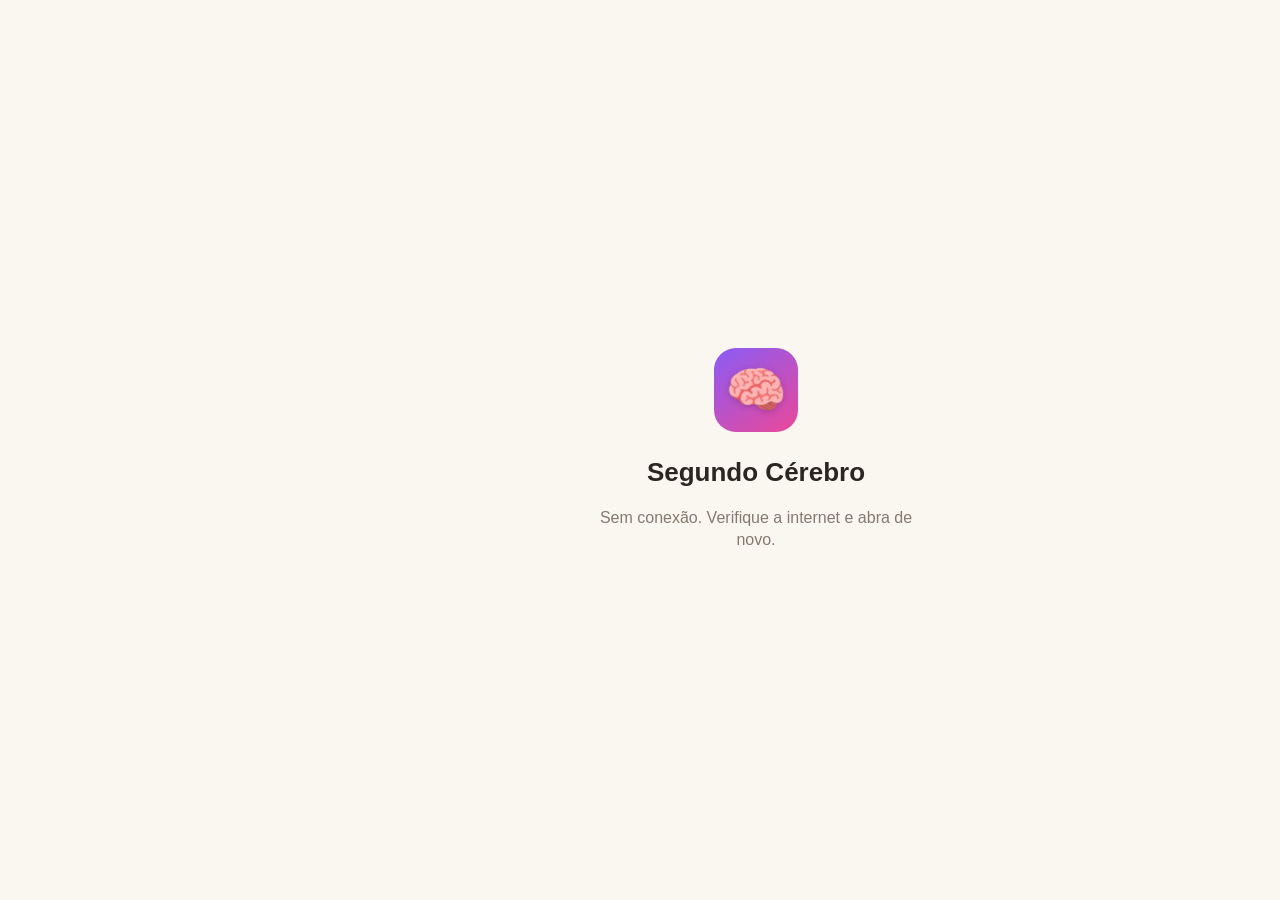
<file: app/index.html>
<!DOCTYPE html>
<html lang="pt-BR">
<head>
<meta charset="utf-8">
<meta name="viewport" content="width=device-width, initial-scale=1, viewport-fit=cover">
<title>Segundo Cérebro</title>
<meta name="description" content="Agenda, Afiloop, financeiro e diário — o Segundo Cérebro da Juliana no celular.">
<meta name="theme-color" content="#faf6f0" media="(prefers-color-scheme: light)">
<meta name="theme-color" content="#171412" media="(prefers-color-scheme: dark)">
<meta name="apple-mobile-web-app-capable" content="yes">
<meta name="mobile-web-app-capable" content="yes">
<meta name="apple-mobile-web-app-status-bar-style" content="default">
<meta name="apple-mobile-web-app-title" content="Segundo Cérebro">
<meta name="robots" content="noindex, nofollow">
<link rel="manifest" href="manifest.webmanifest">
<link rel="apple-touch-icon" href="icons/apple-touch-icon.png">
<link rel="icon" href="icons/icon-192.png">
<link rel="preconnect" href="https://fonts.googleapis.com"><link rel="preconnect" href="https://fonts.gstatic.com" crossorigin>
<link rel="stylesheet" href="https://fonts.googleapis.com/css2?family=Fraunces:opsz,wght@9..144,500;9..144,600&display=swap">
<link rel="stylesheet" href="app.css">
</head>
<body>
<div id="app"><div class="carregando">Carregando…</div></div>
<nav class="abas esconder" aria-label="Abas"></nav>
<button class="fab esconder" aria-label="Registrar algo"></button>
<script src="webauthn.js"></script>
<script src="app.js"></script>
</body>
</html>
</file>
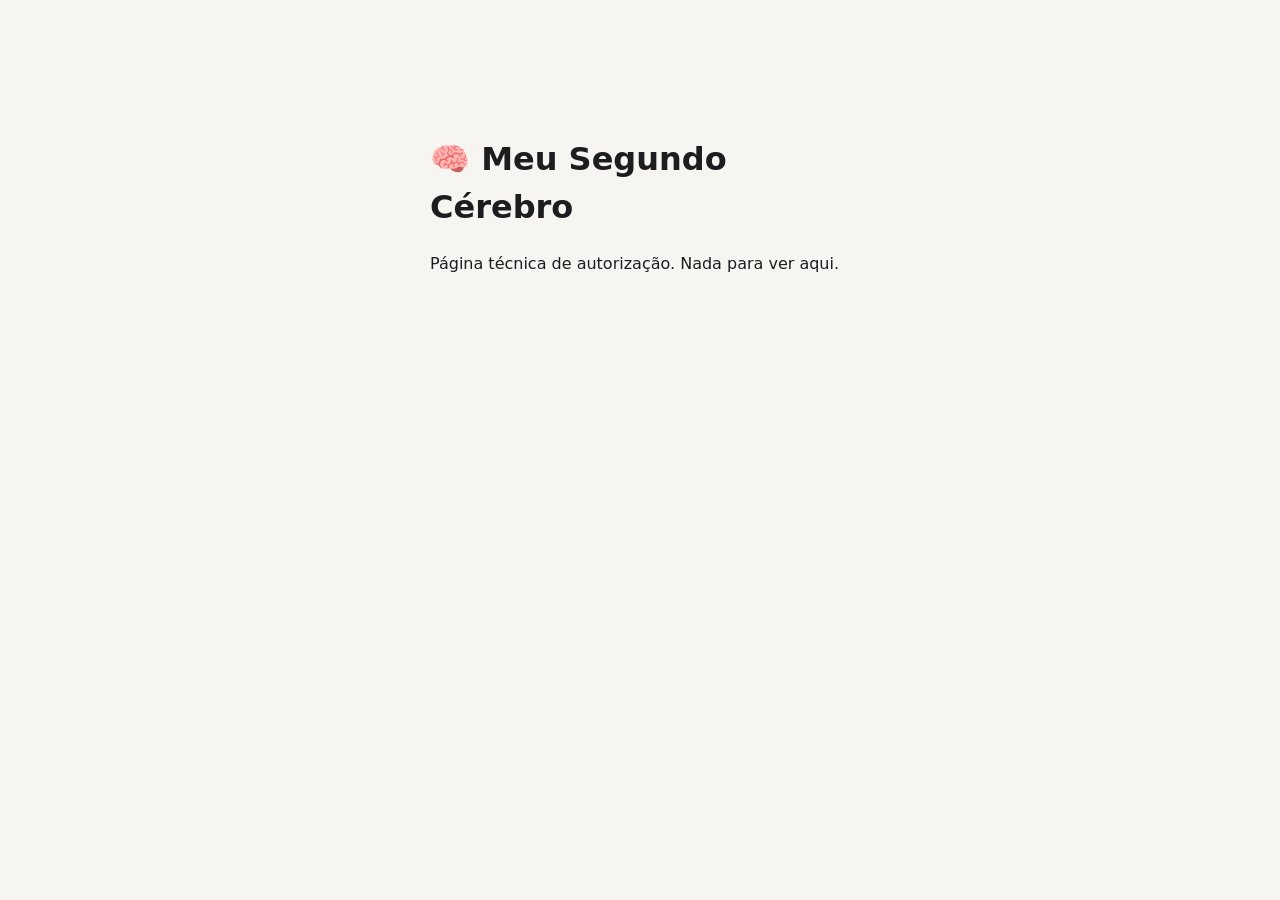
<file: docs/index.html>
<!doctype html><html lang="pt-BR"><head><meta charset="utf-8"><meta name="viewport" content="width=device-width, initial-scale=1"><title>Meu Segundo Cérebro</title>
<style>body{font:16px/1.5 system-ui,sans-serif;max-width:420px;margin:15vh auto;padding:0 16px;color:#1d1d1f;background:#f6f5f2}@media(prefers-color-scheme:dark){body{color:#f2f2f2;background:#161617}}</style></head>
<body><h1>🧠 Meu Segundo Cérebro</h1><p>Página técnica de autorização. Nada para ver aqui.</p></body></html>
</file>
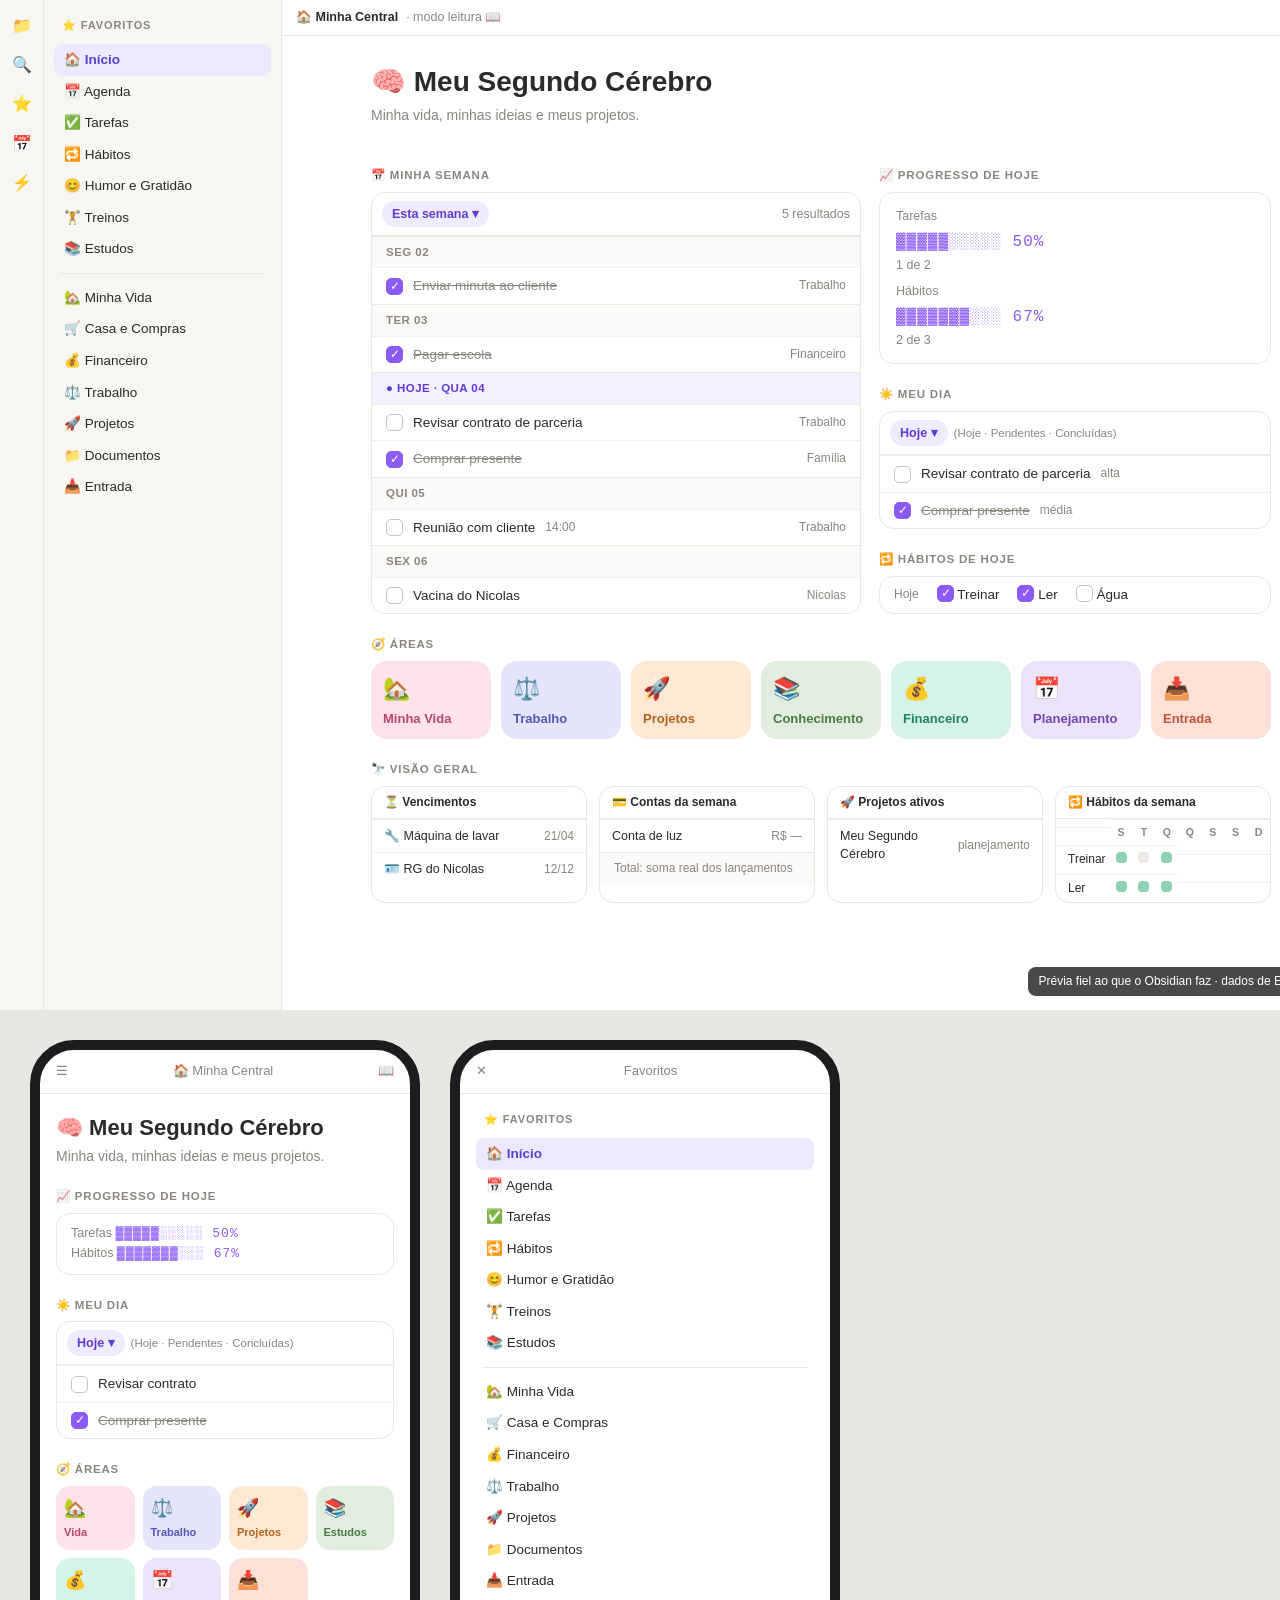
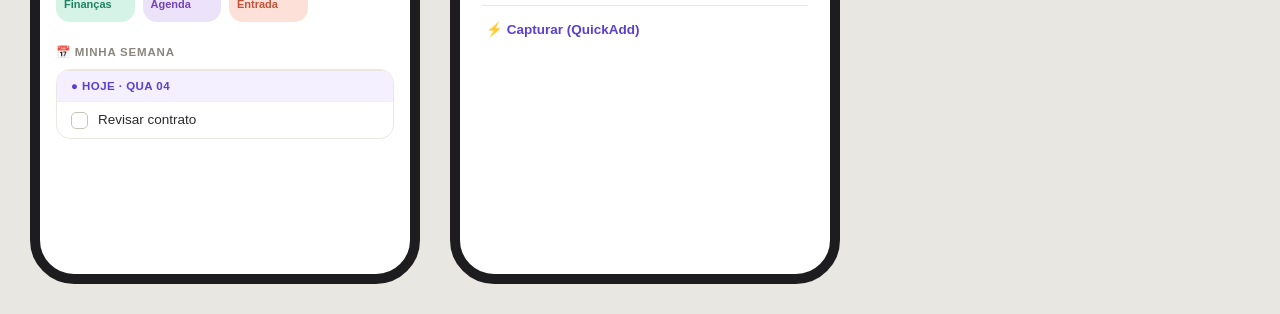
<file: interface/previa/previa.html>
<!doctype html>
<html lang="pt-BR">
<head>
<meta charset="utf-8">
<title>Prévia — Minha Central</title>
<style>
  :root{
    --bg:#ffffff; --side:#f7f6f3; --line:#ebe8e2; --txt:#2b2a28; --mut:#8a867e; --acc:#8a5cf5;
    --rosa:#fde2ea; --rosa-t:#b8476f; --lilas:#e4e4fb; --lilas-t:#5357b8; --pessego:#fee7d3; --pessego-t:#b0651c;
    --salvia:#e2eedd; --salvia-t:#4b7a49; --menta:#d5f3e7; --menta-t:#1f8263; --roxo:#ece3fa; --roxo-t:#7244b5;
    --coral:#fde0d8; --coral-t:#c15237;
  }
  *{box-sizing:border-box} body{margin:0;font:14px/1.45 -apple-system,"Segoe UI",Inter,sans-serif;color:var(--txt);background:#e9e7e2}
  .janela{display:flex;width:1360px;height:1010px;background:var(--bg);overflow:hidden}
  .ribbon{width:44px;background:var(--side);border-right:1px solid var(--line);display:flex;flex-direction:column;align-items:center;gap:16px;padding-top:14px;color:var(--mut);font-size:16px}
  .lateral{width:238px;background:var(--side);border-right:1px solid var(--line);padding:14px 10px}
  .lateral h4{margin:4px 8px 10px;font-size:11px;letter-spacing:.08em;text-transform:uppercase;color:var(--mut)}
  .lateral a{display:flex;gap:10px;align-items:center;padding:6px 10px;border-radius:8px;color:var(--txt);text-decoration:none;font-size:13.5px}
  .lateral a.ativo{background:#ece8ff;color:#5b3fd1;font-weight:600}
  .lateral .sep{height:1px;background:var(--line);margin:8px 6px}
  .main{flex:1;overflow:hidden;display:flex;flex-direction:column}
  .aba{height:36px;border-bottom:1px solid var(--line);display:flex;align-items:center;padding:0 14px;color:var(--mut);font-size:12.5px;gap:8px}
  .aba b{color:var(--txt);font-weight:600}
  .nota{max-width:960px;margin:0 auto;padding:26px 30px 40px;width:100%}
  h1{font-size:28px;margin:0;font-weight:800} .sub{color:var(--mut);margin:2px 0 20px}
  h2{font-size:11.5px;letter-spacing:.07em;text-transform:uppercase;color:var(--mut);margin:22px 0 8px;font-weight:700}
  .grid2{display:grid;grid-template-columns:1.25fr 1fr;gap:18px}
  .painel{border:1px solid var(--line);border-radius:14px;background:#fff;overflow:hidden}
  .barra{display:flex;align-items:center;gap:6px;padding:8px 10px;border-bottom:1px solid var(--line);font-size:12.5px;color:var(--mut)}
  .tab{padding:4px 10px;border-radius:999px} .tab.on{background:#efeafd;color:#5b3fd1;font-weight:600}
  .dia{padding:7px 14px;font-size:11.5px;font-weight:700;letter-spacing:.04em;color:var(--mut);background:#fbfaf8;border-top:1px solid var(--line)}
  .dia.hoje{color:#5b3fd1;background:#f4f0ff}
  .lin{display:flex;align-items:center;gap:10px;padding:8px 14px;border-top:1px solid #f2f0ec;font-size:13.5px}
  .lin:first-of-type{border-top:0}
  .ck{width:17px;height:17px;border:1.6px solid #c9c4ba;border-radius:5px;flex:none}
  .ck.ok{background:#8a5cf5;border-color:#8a5cf5;position:relative} .ck.ok:after{content:"✓";color:#fff;font-size:12px;position:absolute;left:3px;top:-1px}
  .feito{color:var(--mut);text-decoration:line-through}
  .tag{font-size:11.5px;padding:2px 8px;border-radius:999px;margin-left:auto;white-space:nowrap}
  .meta{font-size:12px;color:var(--mut);white-space:nowrap}
  .prog{padding:14px 16px}
  .prog .num{font-size:26px;font-weight:800;color:#5b3fd1} .prog .txt{color:var(--mut);font-size:12.5px}
  .trilho{font-family:ui-monospace,Menlo,monospace;letter-spacing:1px;color:#8a5cf5;font-size:16px;margin:6px 0 2px}
  .resumo{padding:7px 14px;border-top:1px solid var(--line);font-size:12px;color:var(--mut);background:#fbfaf8}
  .cards{display:grid;grid-template-columns:repeat(7,1fr);gap:10px}
  .card{border-radius:16px;padding:12px 12px 10px;min-height:78px;display:flex;flex-direction:column;justify-content:space-between}
  .card .ic{font-size:22px} .card .t{font-weight:700;font-size:13px}
  .grid4{display:grid;grid-template-columns:repeat(4,1fr);gap:12px}
  .mini .lin{padding:7px 12px;font-size:12.5px}
  .mini .barra{padding:7px 12px;color:var(--txt);font-weight:700;font-size:12px}
  .vazio{padding:10px 12px;color:var(--mut);font-size:12.5px}
  .hab{display:grid;grid-template-columns:1.4fr repeat(7,1fr);font-size:12px;align-items:center}
  .hab div{padding:5px 4px;text-align:center;border-top:1px solid #f2f0ec} .hab div:first-child,.hab .n{text-align:left;padding-left:12px}
  .hab .h{color:var(--mut);font-size:10.5px;font-weight:700}
  .bolinha{display:inline-block;width:11px;height:11px;border-radius:4px;background:#ece8e1} .bolinha.s{background:#8fd3b4}
  .legenda{position:absolute;right:18px;bottom:14px;background:#2b2a28;color:#fff;font-size:12px;padding:6px 10px;border-radius:8px;opacity:.85}
  /* iPhone */
  .fone{width:390px;height:844px;background:#fff;border-radius:44px;overflow:hidden;border:10px solid #1d1d1f;position:relative}
  .fone .nota{padding:18px 16px 30px}
  .fone h1{font-size:22px}
  .fone .cards{grid-template-columns:repeat(4,1fr);gap:8px} .fone .card{min-height:64px;padding:9px 8px;border-radius:14px} .fone .card .ic{font-size:18px} .fone .card .t{font-size:11px}
  .topo-fone{height:44px;display:flex;align-items:center;justify-content:space-between;padding:0 16px;color:var(--mut);font-size:13px;border-bottom:1px solid var(--line)}
</style>
</head>
<body>

<!-- ======================= COMPUTADOR ======================= -->
<div class="janela" id="desktop" style="position:relative">
  <div class="ribbon"><span>📁</span><span>🔍</span><span>⭐</span><span>📅</span><span>⚡</span></div>
  <nav class="lateral">
    <h4>⭐ Favoritos</h4>
    <a class="ativo">🏠 Início</a><a>📅 Agenda</a><a>✅ Tarefas</a><a>🔁 Hábitos</a><a>😊 Humor e Gratidão</a><a>🏋️ Treinos</a><a>📚 Estudos</a>
    <div class="sep"></div>
    <a>🏡 Minha Vida</a><a>🛒 Casa e Compras</a><a>💰 Financeiro</a><a>⚖️ Trabalho</a><a>🚀 Projetos</a><a>📁 Documentos</a><a>📥 Entrada</a>
  </nav>
  <div class="main">
    <div class="aba"><b>🏠 Minha Central</b> · modo leitura 📖</div>
    <div class="nota">
      <h1>🧠 Meu Segundo Cérebro</h1>
      <div class="sub">Minha vida, minhas ideias e meus projetos.</div>

      <div class="grid2">
        <div>
          <h2>📅 Minha semana</h2>
          <div class="painel">
            <div class="barra"><span class="tab on">Esta semana ▾</span><span style="margin-left:auto">5 resultados</span></div>
            <div class="dia">SEG 02</div>
            <div class="lin"><span class="ck ok"></span><span class="feito">Enviar minuta ao cliente</span><span class="meta" style="margin-left:auto">Trabalho</span></div>
            <div class="dia">TER 03</div>
            <div class="lin"><span class="ck ok"></span><span class="feito">Pagar escola</span><span class="meta" style="margin-left:auto">Financeiro</span></div>
            <div class="dia hoje">● HOJE · QUA 04</div>
            <div class="lin"><span class="ck"></span>Revisar contrato de parceria<span class="meta" style="margin-left:auto">Trabalho</span></div>
            <div class="lin"><span class="ck ok"></span><span class="feito">Comprar presente</span><span class="meta" style="margin-left:auto">Família</span></div>
            <div class="dia">QUI 05</div>
            <div class="lin"><span class="ck"></span>Reunião com cliente<span class="meta">14:00</span><span class="meta" style="margin-left:auto">Trabalho</span></div>
            <div class="dia">SEX 06</div>
            <div class="lin"><span class="ck"></span>Vacina do Nicolas<span class="meta" style="margin-left:auto">Nicolas</span></div>
          </div>
        </div>
        <div>
          <h2>📈 Progresso de hoje</h2>
          <div class="painel prog">
            <div class="txt">Tarefas</div><div class="trilho">▓▓▓▓▓░░░░░ 50%</div><div class="txt" style="margin-bottom:8px">1 de 2</div>
            <div class="txt">Hábitos</div><div class="trilho">▓▓▓▓▓▓▓░░░ 67%</div><div class="txt">2 de 3</div>
          </div>
          <h2>☀️ Meu dia</h2>
          <div class="painel">
            <div class="barra"><span class="tab on">Hoje ▾</span><span style="font-size:11.5px">(Hoje · Pendentes · Concluídas)</span></div>
            <div class="lin"><span class="ck"></span>Revisar contrato de parceria<span class="meta">alta</span></div>
            <div class="lin"><span class="ck ok"></span><span class="feito">Comprar presente</span><span class="meta">média</span></div>
          </div>
          <h2>🔁 Hábitos de hoje</h2>
          <div class="painel">
            <div class="lin" style="gap:18px"><span style="color:var(--mut);font-size:12px">Hoje</span>
              <span><span class="ck ok" style="display:inline-block;vertical-align:-3px"></span> Treinar</span>
              <span><span class="ck ok" style="display:inline-block;vertical-align:-3px"></span> Ler</span>
              <span><span class="ck" style="display:inline-block;vertical-align:-3px"></span> Água</span></div>
          </div>
        </div>
      </div>

      <h2>🧭 Áreas</h2>
      <div class="cards">
        <div class="card" style="background:var(--rosa)"><span class="ic">🏡</span><span class="t" style="color:var(--rosa-t)">Minha Vida</span></div>
        <div class="card" style="background:var(--lilas)"><span class="ic">⚖️</span><span class="t" style="color:var(--lilas-t)">Trabalho</span></div>
        <div class="card" style="background:var(--pessego)"><span class="ic">🚀</span><span class="t" style="color:var(--pessego-t)">Projetos</span></div>
        <div class="card" style="background:var(--salvia)"><span class="ic">📚</span><span class="t" style="color:var(--salvia-t)">Conhecimento</span></div>
        <div class="card" style="background:var(--menta)"><span class="ic">💰</span><span class="t" style="color:var(--menta-t)">Financeiro</span></div>
        <div class="card" style="background:var(--roxo)"><span class="ic">📅</span><span class="t" style="color:var(--roxo-t)">Planejamento</span></div>
        <div class="card" style="background:var(--coral)"><span class="ic">📥</span><span class="t" style="color:var(--coral-t)">Entrada</span></div>
      </div>

      <h2>🔭 Visão geral</h2>
      <div class="grid4">
        <div class="painel mini"><div class="barra">⏳ Vencimentos</div>
          <div class="lin">🔧 Máquina de lavar<span class="meta" style="margin-left:auto">21/04</span></div>
          <div class="lin">🪪 RG do Nicolas<span class="meta" style="margin-left:auto">12/12</span></div></div>
        <div class="painel mini"><div class="barra">💳 Contas da semana</div>
          <div class="lin">Conta de luz<span class="meta" style="margin-left:auto">R$ —</span></div>
          <div class="resumo">Total: soma real dos lançamentos</div></div>
        <div class="painel mini"><div class="barra">🚀 Projetos ativos</div>
          <div class="lin">Meu Segundo Cérebro<span class="meta" style="margin-left:auto">planejamento</span></div></div>
        <div class="painel mini"><div class="barra">🔁 Hábitos da semana</div>
          <div class="hab">
            <div class="h n"></div><div class="h">S</div><div class="h">T</div><div class="h">Q</div><div class="h">Q</div><div class="h">S</div><div class="h">S</div><div class="h">D</div>
            <div class="n">Treinar</div><div><i class="bolinha s"></i></div><div><i class="bolinha"></i></div><div><i class="bolinha s"></i></div><div></div><div></div><div></div><div></div>
            <div class="n">Ler</div><div><i class="bolinha s"></i></div><div><i class="bolinha s"></i></div><div><i class="bolinha s"></i></div><div></div><div></div><div></div><div></div>
          </div></div>
      </div>
    </div>
  </div>
  <div class="legenda">Prévia fiel ao que o Obsidian faz · dados de EXEMPLO</div>
</div>

<!-- ======================= IPHONE ======================= -->
<div style="display:flex;gap:30px;padding:30px;background:#e9e7e2;width:900px" id="mobile">
  <div class="fone">
    <div class="topo-fone"><span>☰</span><span>🏠 Minha Central</span><span>📖</span></div>
    <div class="nota">
      <h1>🧠 Meu Segundo Cérebro</h1>
      <div class="sub">Minha vida, minhas ideias e meus projetos.</div>
      <h2>📈 Progresso de hoje</h2>
      <div class="painel prog" style="padding:10px 14px"><div class="txt">Tarefas <span class="trilho" style="font-size:13px">▓▓▓▓▓░░░░░ 50%</span></div><div class="txt">Hábitos <span class="trilho" style="font-size:13px">▓▓▓▓▓▓▓░░░ 67%</span></div></div>
      <h2>☀️ Meu dia</h2>
      <div class="painel">
        <div class="barra"><span class="tab on">Hoje ▾</span><span style="font-size:11.5px">(Hoje · Pendentes · Concluídas)</span></div>
        <div class="lin"><span class="ck"></span>Revisar contrato</div>
        <div class="lin"><span class="ck ok"></span><span class="feito">Comprar presente</span></div>
      </div>
      <h2>🧭 Áreas</h2>
      <div class="cards">
        <div class="card" style="background:var(--rosa)"><span class="ic">🏡</span><span class="t" style="color:var(--rosa-t)">Vida</span></div>
        <div class="card" style="background:var(--lilas)"><span class="ic">⚖️</span><span class="t" style="color:var(--lilas-t)">Trabalho</span></div>
        <div class="card" style="background:var(--pessego)"><span class="ic">🚀</span><span class="t" style="color:var(--pessego-t)">Projetos</span></div>
        <div class="card" style="background:var(--salvia)"><span class="ic">📚</span><span class="t" style="color:var(--salvia-t)">Estudos</span></div>
        <div class="card" style="background:var(--menta)"><span class="ic">💰</span><span class="t" style="color:var(--menta-t)">Finanças</span></div>
        <div class="card" style="background:var(--roxo)"><span class="ic">📅</span><span class="t" style="color:var(--roxo-t)">Agenda</span></div>
        <div class="card" style="background:var(--coral)"><span class="ic">📥</span><span class="t" style="color:var(--coral-t)">Entrada</span></div>
      </div>
      <h2>📅 Minha semana</h2>
      <div class="painel">
        <div class="dia hoje">● HOJE · QUA 04</div>
        <div class="lin"><span class="ck"></span>Revisar contrato</div>
      </div>
    </div>
  </div>
  <div class="fone">
    <div class="topo-fone"><span>✕</span><span>Favoritos</span><span></span></div>
    <nav class="lateral" style="width:100%;background:#fff;border:0;padding:14px 16px">
      <h4>⭐ Favoritos</h4>
      <a class="ativo">🏠 Início</a><a>📅 Agenda</a><a>✅ Tarefas</a><a>🔁 Hábitos</a><a>😊 Humor e Gratidão</a><a>🏋️ Treinos</a><a>📚 Estudos</a>
      <div class="sep"></div>
      <a>🏡 Minha Vida</a><a>🛒 Casa e Compras</a><a>💰 Financeiro</a><a>⚖️ Trabalho</a><a>🚀 Projetos</a><a>📁 Documentos</a><a>📥 Entrada</a>
      <div class="sep"></div>
      <a style="color:#5b3fd1;font-weight:600">⚡ Capturar (QuickAdd)</a>
    </nav>
  </div>
</div>
</body>
</html>
</file>
<file: app/app.css>
:root {
  --bg: #faf6f0; --card: #fffdfa; --card2: #f3ede5; --txt: #2b2622; --txt2: #857a70; --linha: #ece4da;
  --hoje: #c2703d; --agenda: #3b82f6; --afiloop: #8b5cf6; --fin: #14b8a6; --eu: #ec4899; --metas: #f97316;
  --perigo: #ef4444; --ok: #10b981; --sombra: 0 1px 2px rgba(0,0,0,.04), 0 4px 16px rgba(0,0,0,.04);
  --raio: 16px; --area: var(--hoje);
  color-scheme: light;
}
@media (prefers-color-scheme: dark) {
  :root:not([data-theme="light"]) {
    --bg: #171412; --card: #221e1b; --card2: #2e2925; --txt: #f4ede6; --txt2: #a89c91; --linha: #332d28;
    --sombra: none; color-scheme: dark;
  }
}
:root[data-theme="dark"] { --bg: #171412; --card: #221e1b; --card2: #2e2925; --txt: #f4ede6; --txt2: #a89c91; --linha: #332d28; --sombra: none; color-scheme: dark; }

* { box-sizing: border-box; -webkit-tap-highlight-color: transparent; }
html, body { margin: 0; background: var(--bg); color: var(--txt); }
body {
  font: 16px/1.4 -apple-system, BlinkMacSystemFont, "SF Pro Text", "Segoe UI", Roboto, sans-serif;
  min-height: 100dvh; padding-bottom: calc(76px + env(safe-area-inset-bottom));
  -webkit-font-smoothing: antialiased; overscroll-behavior-y: none;
}
button, input, select, textarea { font: inherit; color: inherit; }
button { cursor: pointer; }
.esconder { display: none !important; }

/* topo */
.topo { position: sticky; top: 0; z-index: 5; background: color-mix(in srgb, var(--bg) 88%, transparent);
  backdrop-filter: saturate(180%) blur(20px); -webkit-backdrop-filter: saturate(180%) blur(20px);
  padding: calc(env(safe-area-inset-top) + 10px) 16px 8px; display: flex; align-items: flex-end; justify-content: space-between; gap: 8px; }
.topo h1 { margin: 0; font-size: 27px; letter-spacing: -.02em; font-weight: 750; }
.topo .sub { color: var(--txt2); font-size: 14px; margin-top: 2px; }
.icone-btn { width: 36px; height: 36px; border-radius: 50%; border: 0; background: var(--card); box-shadow: var(--sombra);
  display: grid; place-items: center; color: var(--txt2); flex: none; }
.icone-btn svg { width: 20px; height: 20px; }

main { padding: 4px 16px 24px; max-width: 640px; margin: 0 auto; }
.secao-titulo { display: flex; align-items: center; gap: 8px; margin: 22px 4px 8px; font-size: 13px; font-weight: 650;
  text-transform: uppercase; letter-spacing: .04em; color: var(--txt2); }
.secao-titulo .ponto { width: 8px; height: 8px; border-radius: 50%; background: var(--area); }
.secao-titulo .acao { margin-left: auto; text-transform: none; letter-spacing: 0; font-weight: 600; color: var(--area);
  background: none; border: 0; padding: 4px; font-size: 15px; }

.card { background: var(--card); border-radius: var(--raio); box-shadow: var(--sombra); overflow: hidden; }
.card + .card { margin-top: 12px; }
.pad { padding: 14px 16px; }
.linha-item { display: flex; align-items: center; gap: 12px; padding: 12px 16px; min-height: 52px; border-top: 1px solid var(--linha); }
.linha-item:first-child { border-top: 0; }
.linha-item .txt { flex: 1; min-width: 0; }
.linha-item .t1 { font-weight: 550; overflow: hidden; text-overflow: ellipsis; display: -webkit-box; -webkit-line-clamp: 2; -webkit-box-orient: vertical; }
.linha-item .t2 { color: var(--txt2); font-size: 13px; margin-top: 1px; }
.linha-item.feito .t1 { text-decoration: line-through; color: var(--txt2); }
.hora { font-variant-numeric: tabular-nums; font-weight: 650; font-size: 15px; width: 46px; flex: none; color: var(--txt); }
.tag { display: inline-flex; align-items: center; gap: 4px; font-size: 12px; font-weight: 600; padding: 2px 8px; border-radius: 999px;
  background: color-mix(in srgb, var(--c, var(--txt2)) 14%, transparent); color: var(--c, var(--txt2)); }
.sinc { font-size: 12px; color: var(--hoje); margin-left: 6px; }
.vazio { padding: 18px 16px; color: var(--txt2); text-align: center; font-size: 15px; }

.check { width: 26px; height: 26px; border-radius: 50%; border: 2px solid color-mix(in srgb, var(--c, var(--agenda)) 70%, transparent);
  background: transparent; flex: none; display: grid; place-items: center; padding: 0; }
.check.on { background: var(--c, var(--agenda)); border-color: var(--c, var(--agenda)); }
.check.on::after { content: ""; width: 10px; height: 6px; border: 2.5px solid #fff; border-top: 0; border-right: 0; transform: translateY(-1px) rotate(-45deg); }

.grade2 { display: grid; grid-template-columns: 1fr 1fr; gap: 12px; }
.kpi { padding: 14px 16px; }
.kpi .rot { font-size: 13px; color: var(--txt2); }
.kpi .val { font-size: 24px; font-weight: 720; letter-spacing: -.02em; font-variant-numeric: tabular-nums; margin-top: 2px; }
.kpi .val.peq { font-size: 18px; }

.btn { border: 0; border-radius: 12px; padding: 12px 16px; font-weight: 650; background: var(--area); color: #fff; width: 100%; }
.btn.sec { background: var(--card2); color: var(--txt); }
.btn.pequeno { width: auto; padding: 8px 12px; font-size: 14px; border-radius: 10px; }
.btn:disabled { opacity: .5; }
.btn-link { background: none; border: 0; color: var(--area); font-weight: 600; padding: 6px 0; }

.segmentado { display: flex; background: var(--card2); border-radius: 10px; padding: 2px; gap: 2px; margin: 4px 0 8px; overflow-x: auto; scrollbar-width: none; }
.segmentado::-webkit-scrollbar { display: none; }
.segmentado button { flex: 1; border: 0; background: transparent; padding: 7px 10px; border-radius: 8px; font-size: 14px; font-weight: 600; color: var(--txt2); white-space: nowrap; }
.segmentado button.on { background: var(--card); color: var(--txt); box-shadow: 0 1px 3px rgba(0,0,0,.12); }

.navdatas { display: flex; align-items: center; justify-content: space-between; margin: 4px 0 6px; }
.navdatas b { font-size: 16px; }
.navdatas button { background: none; border: 0; color: var(--area); font-size: 22px; padding: 4px 12px; }

/* barras */
.barra-lin { padding: 10px 16px; border-top: 1px solid var(--linha); }
.barra-lin:first-child { border-top: 0; }
.barra-lin .top { display: flex; justify-content: space-between; font-size: 14px; gap: 8px; }
.barra-lin .top span:last-child { font-variant-numeric: tabular-nums; font-weight: 600; }
.trilho { height: 6px; background: var(--card2); border-radius: 99px; margin-top: 6px; overflow: hidden; }
.trilho i { display: block; height: 100%; border-radius: 99px; background: var(--area); }

/* barra de abas */
.abas { position: fixed; left: 0; right: 0; bottom: 0; z-index: 10; display: flex; justify-content: space-around;
  padding: 6px 4px calc(6px + env(safe-area-inset-bottom)); border-top: 1px solid var(--linha);
  background: color-mix(in srgb, var(--card) 86%, transparent); backdrop-filter: saturate(180%) blur(20px); -webkit-backdrop-filter: saturate(180%) blur(20px); }
.abas button { flex: 1; border: 0; background: none; display: flex; flex-direction: column; align-items: center; gap: 2px;
  font-size: 10.5px; font-weight: 600; color: var(--txt2); padding: 4px 0; }
.abas svg { width: 25px; height: 25px; }
.abas button.on { color: var(--c); }

.fab { position: fixed; right: 18px; bottom: calc(84px + env(safe-area-inset-bottom)); z-index: 11; width: 56px; height: 56px; border-radius: 50%;
  border: 0; background: var(--txt); color: var(--bg); box-shadow: 0 6px 20px rgba(0,0,0,.25); display: grid; place-items: center; }
.fab svg { width: 26px; height: 26px; }

/* folhas (bottom sheet) */
.fundo { position: fixed; inset: 0; background: rgba(0,0,0,.35); z-index: 20; opacity: 0; transition: opacity .2s; }
.fundo.on { opacity: 1; }
.folha { position: fixed; left: 0; right: 0; bottom: 0; z-index: 21; background: var(--bg); border-radius: 18px 18px 0 0;
  max-height: 92dvh; overflow-y: auto; padding: 8px 16px calc(20px + env(safe-area-inset-bottom)); transform: translateY(100%); transition: transform .25s ease; }
.folha.on { transform: none; }
.folha .alca { width: 36px; height: 5px; border-radius: 3px; background: var(--linha); margin: 2px auto 10px; }
.folha h2 { margin: 4px 0 12px; font-size: 20px; }
.campo { display: block; margin-bottom: 12px; }
.campo > span { display: block; font-size: 13px; color: var(--txt2); margin: 0 4px 4px; font-weight: 600; }
.campo input, .campo select, .campo textarea { width: 100%; border: 0; border-radius: 12px; padding: 12px 14px; background: var(--card); box-shadow: var(--sombra); font-size: 16px; }
.campo textarea { min-height: 90px; resize: vertical; }
.linha-campos { display: grid; grid-template-columns: 1fr 1fr; gap: 10px; }
.falta { outline: 2px solid var(--perigo); }
.acoes-lista button { display: flex; width: 100%; align-items: center; gap: 12px; border: 0; background: var(--card); padding: 14px 16px; font-size: 16px; border-top: 1px solid var(--linha); text-align: left; }
.acoes-lista button:first-child { border-top: 0; }

/* chips */
.chips { display: flex; flex-wrap: wrap; gap: 8px; }
.chip { border: 1px solid var(--linha); background: var(--card); padding: 7px 12px; border-radius: 999px; font-size: 14px; font-weight: 550; }
.chip.on { background: var(--area); color: #fff; border-color: var(--area); }

/* humor */
.humores { display: flex; justify-content: space-between; gap: 4px; padding: 6px 4px; }
.humores button { flex: 1; border: 0; background: none; font-size: 30px; padding: 6px 0; border-radius: 12px; filter: grayscale(.7); opacity: .55; transition: transform .15s; }
.humores button.on { filter: none; opacity: 1; background: color-mix(in srgb, var(--eu) 14%, transparent); transform: scale(1.08); }
.escala { display: flex; gap: 6px; }
.escala button { flex: 1; border: 0; height: 36px; border-radius: 10px; background: var(--card2); font-weight: 650; color: var(--txt2); }
.escala button.on { background: var(--eu); color: #fff; }
.rotulo-lin { display: flex; align-items: center; justify-content: space-between; gap: 12px; padding: 10px 16px; border-top: 1px solid var(--linha); }
.rotulo-lin > span { font-size: 15px; width: 72px; flex: none; }
.rotulo-lin .escala { flex: 1; }

/* journal */
.jsecao { padding: 12px 16px; border-top: 1px solid var(--linha); }
.jsecao:first-child { border-top: 0; }
.jsecao h3 { margin: 0 0 6px; font-size: 15px; }
.jsecao ul { margin: 0 0 8px; padding-left: 18px; color: var(--txt); }
.jsecao li { margin: 2px 0; }
.jsecao .add { display: flex; gap: 8px; }
.jsecao .add textarea { flex: 1; border: 0; border-radius: 10px; background: var(--card2); padding: 9px 12px; font-size: 15px; min-height: 40px; resize: none; }

/* metas */
.meta { padding: 14px 16px; border-top: 1px solid var(--linha); }
.meta:first-child { border-top: 0; }
.meta .cab { display: flex; justify-content: space-between; gap: 8px; align-items: baseline; }
.meta .cab b { font-size: 16px; }
.meta .pct { font-variant-numeric: tabular-nums; color: var(--metas); font-weight: 700; }
.meta .trilho i { background: var(--metas); }
.subitem { display: flex; align-items: center; gap: 10px; padding: 6px 0 0; font-size: 15px; }
.subitem .check { --c: var(--metas); width: 22px; height: 22px; }
.subitem.feito span { text-decoration: line-through; color: var(--txt2); }

/* banner */
.aviso { display: flex; gap: 10px; align-items: center; padding: 10px 14px; border-radius: 12px; font-size: 14px; margin: 8px 0;
  background: color-mix(in srgb, var(--hoje) 14%, transparent); color: var(--txt); }

/* tela de acesso */
.acesso { min-height: 100dvh; display: flex; flex-direction: column; align-items: center; justify-content: center; gap: 16px; padding: 32px 24px; text-align: center; }
.acesso .logo { width: 84px; height: 84px; border-radius: 22px; }
.acesso h1 { margin: 6px 0 0; font-size: 26px; }
.acesso p { margin: 0; color: var(--txt2); max-width: 320px; }
.acesso .caixa { width: 100%; max-width: 340px; display: flex; flex-direction: column; gap: 10px; }
.acesso input { text-align: center; letter-spacing: .3em; font-size: 22px; border: 0; border-radius: 12px; padding: 12px; background: var(--card); box-shadow: var(--sombra); }
.erro { color: var(--perigo); font-size: 14px; min-height: 20px; }

.toast { position: fixed; left: 50%; bottom: calc(150px + env(safe-area-inset-bottom)); transform: translateX(-50%); z-index: 40;
  background: var(--txt); color: var(--bg); padding: 10px 16px; border-radius: 12px; font-size: 14px; font-weight: 600; max-width: 90vw; text-align: center; }
.carregando { padding: 40px; text-align: center; color: var(--txt2); }
.oferta { display: flex; gap: 12px; align-items: center; padding: 10px 16px; border-top: 1px solid var(--linha); text-decoration: none; color: inherit; }
.oferta:first-child { border-top: 0; }
.oferta img { width: 52px; height: 52px; border-radius: 10px; object-fit: cover; background: var(--card2); flex: none; }
.grafico { width: 100%; height: 120px; display: block; }
.legenda { display: flex; gap: 14px; font-size: 12px; color: var(--txt2); padding: 0 16px 12px; }
.legenda i { display: inline-block; width: 10px; height: 3px; border-radius: 2px; margin-right: 4px; vertical-align: middle; }
.breve { padding: 22px 16px; text-align: center; color: var(--txt2); font-size: 15px; }
.breve b { display: block; color: var(--txt); font-size: 16px; margin-bottom: 4px; }
.fechar-folha { position: absolute; top: 10px; right: 14px; border: 0; background: none; color: var(--area); font-weight: 600; font-size: 15px; padding: 6px; }

.md { font-size: 15px; line-height: 1.55; overflow-wrap: anywhere; }
.md h2 { font-size: 19px; margin: 16px 0 6px; } .md h3 { font-size: 17px; margin: 14px 0 6px; } .md h4 { font-size: 15px; margin: 12px 0 4px; }
.md p { margin: 6px 0; } .md ul, .md ol { margin: 6px 0; padding-left: 20px; } .md ul.md-check { list-style: none; padding-left: 4px; }
.md a { color: var(--agenda); text-decoration: none; font-weight: 550; } .md code { background: var(--card2); padding: 1px 5px; border-radius: 6px; font-size: 13px; }
.md-tab { border-collapse: collapse; font-size: 13px; margin: 8px 0; min-width: 100%; } .md-tab th, .md-tab td { border: 1px solid var(--linha); padding: 6px 8px; text-align: left; vertical-align: top; }
.md-tab th { background: var(--card2); }

.atalhos { display: grid; grid-template-columns: repeat(auto-fill, minmax(96px, 1fr)); gap: 10px; margin-bottom: 6px; }
.atalhos button { border: 0; background: var(--card); box-shadow: var(--sombra); border-radius: 16px; padding: 14px 6px 12px; display: flex; flex-direction: column; align-items: center; gap: 6px; font-size: 13px; font-weight: 600; color: var(--txt); }
.atalhos button span { font-size: 26px; }
.folha.cheia { min-height: 92dvh; }
.viva input, .viva select { width: 100%; min-width: 0; }

/* calendário do mês */
.cal { padding: 6px 4px 8px; }
.cal-sem, .cal-grade { display: grid; grid-template-columns: repeat(7, minmax(0, 1fr)); }
.cal-sem span { text-align: center; font-size: 11px; color: var(--txt2); font-weight: 600; padding: 4px 0; }
.cal-dia { border: 0; background: none; min-height: 74px; padding: 3px 2px; display: flex; flex-direction: column; align-items: stretch; gap: 2px; border-radius: 10px; overflow: hidden; text-align: left; }
.cal-dia .num { text-align: center; font-size: 13px; font-weight: 650; margin-bottom: 1px; }
.cal-dia.fora { opacity: .35; }
.cal-dia.hoje .num { color: var(--agenda); }
.cal-dia.sel { background: var(--txt); } .cal-dia.sel .num { color: var(--bg); }
.cal-dia .ev { display: block; font-size: 9.5px; line-height: 1.25; padding: 1px 3px; border-left: 2px solid var(--c); background: color-mix(in srgb, var(--c) 16%, transparent);
  color: var(--txt); border-radius: 3px; white-space: nowrap; overflow: hidden; text-overflow: clip; }
.cal-dia.sel .ev { color: var(--bg); background: color-mix(in srgb, var(--c) 45%, transparent); }
.cal-dia .ev.ok { opacity: .5; text-decoration: line-through; }
.cal-dia .mais { font-size: 9.5px; color: var(--txt2); text-align: center; }
/* categorias */
.pilula { display: inline-flex; align-items: center; padding: 5px 12px; border-radius: 999px; font-size: 13px; font-weight: 650; text-decoration: none; text-transform: none; letter-spacing: 0;
  background: color-mix(in srgb, var(--c) 18%, transparent); color: color-mix(in srgb, var(--c) 75%, var(--txt)); }
/* hábitos */
.hab-sem { display: grid; gap: 8px; }
.hab-lin { display: grid; grid-template-columns: minmax(0, 1fr) repeat(7, 26px); gap: 6px; align-items: center; }
.hab-lin span { font-size: 14px; white-space: nowrap; overflow: hidden; text-overflow: ellipsis; }
.hab-lin i { font-style: normal; font-size: 11px; color: var(--txt2); text-align: center; font-weight: 600; }
.hab-lin b { width: 26px; height: 22px; border-radius: 7px; background: color-mix(in srgb, var(--c) 15%, transparent); }
.hab-lin b.on { background: var(--c); } .hab-lin b.hj { outline: 2px solid color-mix(in srgb, var(--c) 60%, transparent); outline-offset: 1px; }
.hab-meses { display: grid; grid-template-columns: repeat(auto-fill, minmax(150px, 1fr)); gap: 12px; }
.hab-mes { padding: 12px; margin: 0 !important; }
.hab-mes .tit { font-weight: 650; font-size: 14px; margin-bottom: 8px; text-align: center; }
.hab-cal { display: grid; grid-template-columns: repeat(7, 1fr); gap: 3px; }
.hab-cal b, .hab-cal em { aspect-ratio: 1; border-radius: 4px; font-size: 8.5px; display: grid; place-items: center; font-weight: 600; color: transparent; }
.hab-cal b { background: color-mix(in srgb, var(--c) 18%, transparent); }
.hab-cal b.on { background: var(--c); color: #fff; } .hab-cal b.fut { background: var(--card2); }
.hab-mes .rod { display: flex; justify-content: space-around; margin-top: 10px; font-size: 13px; font-weight: 650; }

/* tela inicial com atalhos */
.serif { font-family: "Fraunces", Georgia, "Times New Roman", serif; font-weight: 600; letter-spacing: -.01em; }
.topo.inicio h1 { font-size: 30px; }
h2.sec { font-size: 25px; margin: 30px 4px 10px; }
.falar { display: grid; grid-template-columns: 1fr auto; gap: 12px; margin-top: 6px; }
.falar button { border: 1px solid var(--linha); border-radius: 22px; display: flex; align-items: center; justify-content: center; gap: 10px; box-shadow: 0 4px 14px rgba(120, 90, 60, .10); }
.falar-btn { background: #f2e8dc; color: var(--txt); font-size: 16px; line-height: 1.25; text-align: left; font-weight: 600; padding: 20px 14px; }
.falar-btn svg { width: 24px; height: 24px; flex: none; }
.falar-lado { background: #d9ede0; color: #2b6b47; flex-direction: column; gap: 4px !important; font-size: 13px; font-weight: 600; padding: 12px 18px; }
.falar-lado svg { width: 24px; height: 24px; }
.dica { color: var(--txt2); font-size: 13px; text-align: center; margin: 10px 8px 18px; line-height: 1.45; }
.atalhos-grade { display: grid; grid-template-columns: repeat(3, minmax(0, 1fr)); gap: 12px; }
.tile { aspect-ratio: 1 / .95; border: 0; border-radius: 22px; background: var(--bg-t, var(--bg)); background: var(--bg); color: var(--fg);
  display: flex; flex-direction: column; align-items: center; justify-content: center; gap: 10px; font-size: 14px; font-weight: 600; padding: 8px;
  box-shadow: inset 0 0 0 1px color-mix(in srgb, var(--fg) 12%, transparent); text-align: center; line-height: 1.15; }
.tile svg { width: 30px; height: 30px; }
.tile:active { transform: scale(.97); }
@media (prefers-color-scheme: dark) {
  :root:not([data-theme="light"]) .tile { background: color-mix(in srgb, var(--bg) 14%, #1f1b18); color: var(--bg); box-shadow: inset 0 0 0 1px color-mix(in srgb, var(--bg) 22%, transparent); }
  :root:not([data-theme="light"]) .falar-btn { background: #2e2925; } :root:not([data-theme="light"]) .falar-lado { background: #1f3328; color: #9fd8b5; }
}
:root[data-theme="dark"] .tile { background: color-mix(in srgb, var(--bg) 14%, #1f1b18); color: var(--bg); box-shadow: inset 0 0 0 1px color-mix(in srgb, var(--bg) 22%, transparent); }
:root[data-theme="dark"] .falar-btn { background: #2e2925; } :root[data-theme="dark"] .falar-lado { background: #1f3328; color: #9fd8b5; }

body.inicio .fab { display: none; }

/* barra da Início que abre o Chat */
.falar-barra { width: 100%; display: flex; align-items: center; gap: 12px; border: 1px solid var(--linha); background: var(--card); border-radius: 26px; padding: 16px 18px; margin-top: 6px;
  font-size: 16px; color: var(--txt2); box-shadow: 0 4px 14px rgba(120, 90, 60, .10); text-align: left; }
.falar-barra span { flex: 1; } .falar-barra svg { width: 22px; height: 22px; color: var(--txt); flex: none; }
/* chat */
body.no-chat { padding-bottom: calc(150px + env(safe-area-inset-bottom)); }
.chat-main { padding-top: 0; }
.chat-vazio { text-align: center; padding: 8vh 8px 0; } .chat-vazio h1 { font-size: 30px; margin: 0 0 8px; }
.chat-vazio p { color: var(--txt2); margin: 0 auto 22px; max-width: 320px; }
.sugestoes { display: flex; flex-direction: column; gap: 10px; align-items: stretch; }
.sugestoes button { border: 1px solid var(--linha); background: var(--card); border-radius: 16px; padding: 13px 16px; font-size: 15px; text-align: left; color: var(--txt); }
.msg { display: flex; flex-direction: column; margin: 10px 0; max-width: 88%; }
.msg.eu { margin-left: auto; align-items: flex-end; }
.msg .txt { padding: 11px 14px; border-radius: 20px; font-size: 16px; line-height: 1.45; overflow-wrap: anywhere; }
.msg.eu .txt { background: #f2e8dc; border-bottom-right-radius: 6px; }
.msg.ia .txt { background: transparent; padding-left: 4px; }
.msg-img img { max-width: 220px; max-height: 260px; border-radius: 16px; display: block; margin-bottom: 6px; }
.proposta { background: var(--card); border: 1px solid var(--linha); border-radius: 16px; padding: 12px 14px; margin: 6px 0 0; display: flex; gap: 10px; align-items: center; justify-content: space-between; font-size: 14.5px; }
.proposta .btn { flex: none; --area: var(--hoje); } .proposta.ok { opacity: .75; } .proposta .salvo { color: var(--ok); font-weight: 700; flex: none; }
.fontes { font-size: 13px; color: var(--txt2); margin: 8px 4px 0; } .fontes a { color: var(--agenda); text-decoration: none; font-weight: 600; }
.digitando { display: flex; gap: 5px; padding: 14px 6px !important; } .digitando i { width: 7px; height: 7px; border-radius: 50%; background: var(--txt2); animation: pisca 1s infinite; }
.digitando i:nth-child(2) { animation-delay: .15s; } .digitando i:nth-child(3) { animation-delay: .3s; }
@keyframes pisca { 0%, 100% { opacity: .25; } 50% { opacity: 1; } }
.chat-barra { position: fixed; left: 0; right: 0; bottom: calc(62px + env(safe-area-inset-bottom)); z-index: 9; padding: 8px 12px 10px; background: linear-gradient(to top, var(--bg) 70%, transparent); }
.chat-linha { display: flex; align-items: flex-end; gap: 8px; background: var(--card); border: 1px solid var(--linha); border-radius: 26px; padding: 6px; box-shadow: 0 4px 18px rgba(0, 0, 0, .06); max-width: 640px; margin: 0 auto; }
.chat-linha textarea { flex: 1; border: 0; background: none; resize: none; font-size: 16px; padding: 9px 4px; max-height: 140px; outline: none; }
.chat-mais, .chat-env { width: 38px; height: 38px; border-radius: 50%; display: grid; place-items: center; flex: none; border: 0; }
.chat-mais { color: var(--txt); background: var(--card2); } .chat-mais svg, .chat-env svg { width: 20px; height: 20px; }
.chat-env { background: var(--txt); color: var(--bg); }
#chat-anexo { max-width: 640px; margin: 0 auto 6px; position: relative; width: max-content; }
#chat-anexo img { height: 70px; border-radius: 12px; display: block; }
#chat-anexo button { position: absolute; top: -6px; right: -6px; width: 22px; height: 22px; border-radius: 50%; border: 0; background: var(--txt); color: var(--bg); font-size: 12px; }
@media (prefers-color-scheme: dark) { :root:not([data-theme="light"]) .msg.eu .txt { background: #3a322b; } }
:root[data-theme="dark"] .msg.eu .txt { background: #3a322b; }

/* afiloop: fila de aprovação */
.chips.rolar { flex-wrap: nowrap; overflow-x: auto; scrollbar-width: none; margin: 2px -16px 0; padding: 2px 16px 4px; }
.chips.rolar::-webkit-scrollbar { display: none; }
.chips.rolar .chip { flex: none; --area: var(--afiloop); }
.chip b { font-weight: 700; margin-left: 2px; opacity: .8; }
.chip.mini { padding: 5px 10px; font-size: 13px; --area: var(--txt); }
.chip.mini.on { color: var(--bg); }
.fila-filtros { display: flex; align-items: center; justify-content: space-between; gap: 8px; margin: 8px 0 2px; --area: var(--afiloop); }
.fila-selbar { display: flex; align-items: center; justify-content: space-between; font-size: 13px; color: var(--txt2); margin: 2px 2px 0; --area: var(--afiloop); }
.fila-item { display: flex; align-items: center; gap: 12px; width: 100%; padding: 10px 14px; border: 0; border-top: 1px solid var(--linha); background: none; color: var(--txt); text-align: left; font: inherit; }
.fila-item:first-child { border-top: 0; }
.fila-item .txt { flex: 1; min-width: 0; display: flex; flex-direction: column; gap: 2px; }
.fila-item .t1 { font-weight: 600; font-size: 15px; overflow: hidden; text-overflow: ellipsis; display: -webkit-box; -webkit-line-clamp: 2; -webkit-box-orient: vertical; }
.fila-item .t2 { color: var(--txt2); font-size: 13px; }
.fila-item .tags { display: flex; gap: 6px; flex-wrap: wrap; margin-top: 2px; }
.fila-item.sel { background: color-mix(in srgb, var(--afiloop) 10%, transparent); }
.fila-capa { position: relative; flex: none; width: 54px; height: 72px; border-radius: 10px; overflow: hidden; background: var(--card2); display: grid; place-items: center; }
.fila-capa img { width: 100%; height: 100%; object-fit: cover; display: block; }
.fila-capa .sem { font-size: 24px; }
.fila-capa .play { position: absolute; inset: auto auto 4px 4px; font-style: normal; font-size: 10px; color: #fff; background: rgba(0,0,0,.55); border-radius: 6px; padding: 1px 5px; }
.fila-capa .qtd { position: absolute; top: 4px; right: 4px; font-size: 10px; color: #fff; background: rgba(0,0,0,.55); border-radius: 6px; padding: 1px 5px; }
.marca { flex: none; width: 22px; height: 22px; border-radius: 50%; border: 2px solid var(--linha); }
.fila-item.sel .marca { border-color: var(--afiloop); background: var(--afiloop) url("data:image/svg+xml,%3Csvg xmlns='http://www.w3.org/2000/svg' viewBox='0 0 24 24' fill='none' stroke='white' stroke-width='3' stroke-linecap='round' stroke-linejoin='round'%3E%3Cpath d='M5 12.5l4.5 4.5L19 7.5'/%3E%3C/svg%3E") center/14px no-repeat; }
.tag.ok { background: color-mix(in srgb, var(--ok) 16%, transparent); color: var(--ok); }
.tag.pend { background: color-mix(in srgb, #f59e0b 18%, transparent); color: #d97706; }
.tag.laura { background: color-mix(in srgb, var(--eu) 15%, transparent); color: var(--eu); }
.fila-lote { position: fixed; left: 0; right: 0; bottom: calc(64px + env(safe-area-inset-bottom)); z-index: 12; display: flex; gap: 10px; padding: 10px 16px;
  background: var(--bg); border-top: 1px solid var(--linha); --area: var(--afiloop); }
.fila-lote .btn { flex: 1; }
body:has(.fila-lote) .fab { display: none; }
body:has(.fila-lote) main { padding-bottom: 150px; }
.fila-meta { display: flex; flex-wrap: wrap; gap: 6px; margin: -4px 0 12px; }
.fila-meta span { font-size: 13px; background: var(--card2); color: var(--txt2); padding: 4px 10px; border-radius: 999px; font-weight: 550; }
.fila-video { display: block; width: 100%; max-height: 62dvh; border-radius: 14px; background: #000; margin-bottom: 10px; }
.fila-fotos { display: flex; gap: 8px; overflow-x: auto; scroll-snap-type: x mandatory; margin: 0 -16px 10px; padding: 0 16px; scrollbar-width: none; }
.fila-fotos::-webkit-scrollbar { display: none; }
.fila-fotos a { flex: none; width: 72%; scroll-snap-align: center; }
.fila-fotos img { width: 100%; aspect-ratio: 4 / 5; object-fit: cover; border-radius: 12px; display: block; background: var(--card2); }
.aviso-suave { background: var(--card2); color: var(--txt2); border-radius: 12px; padding: 12px 14px; font-size: 14px; margin-bottom: 10px; }
.aviso-suave.forte { background: color-mix(in srgb, #f59e0b 14%, var(--card)); color: var(--txt); }
.bloco-txt { padding: 12px 14px; white-space: pre-wrap; line-height: 1.45; font-size: 15px; }
.bloco-txt.peq { font-size: 13px; color: var(--txt2); }
.mini-capa { width: 40px; height: 52px; object-fit: cover; border-radius: 8px; flex: none; }
.fila-editar { margin: 14px 0 4px; }
.fila-editar summary { color: var(--afiloop); font-weight: 600; padding: 8px 2px; cursor: pointer; }
.fila-editar[open] summary { margin-bottom: 8px; }
.fila-botoes { display: flex; flex-direction: column; gap: 10px; margin-top: 14px; --area: var(--afiloop); }
.fila-botoes .dois { display: grid; grid-template-columns: 1fr 1fr; gap: 10px; }
.btn.perigo { color: var(--perigo); }
#p-ajuste { margin-top: 12px; }

/* Afiloop › Pack (galeria) */
.pk-grade { display: grid; grid-template-columns: repeat(2, minmax(0, 1fr)); gap: 10px; margin-top: 10px; }
.pk-card { position: relative; background: var(--card); border-radius: 14px; overflow: hidden; box-shadow: var(--sombra); }
.pk-card.sel { box-shadow: 0 0 0 2px var(--afiloop); }
.pk-capa { display: block; width: 100%; aspect-ratio: 3 / 4; border: 0; padding: 0; background: var(--card2); position: relative; }
.pk-capa img { width: 100%; height: 100%; object-fit: cover; display: block; }
.pk-capa .sem { font-size: 32px; }
.pk-tipo:not(:empty) { position: absolute; left: 6px; bottom: 6px; font-size: 11px; color: #fff; background: rgba(0,0,0,.55); border-radius: 6px; padding: 2px 6px; }
.pk-estrela { position: absolute; top: 6px; right: 6px; width: 36px; height: 36px; border: 0; border-radius: 50%; background: rgba(255,255,255,.92); font-size: 20px; line-height: 1; color: #888; }
.pk-estrela.on { color: #e0a100; }
.pk-info { padding: 8px 9px 10px; }
.pk-l1 { display: flex; justify-content: space-between; align-items: center; gap: 6px; font-size: 12px; }
.pk-nicho { font-size: 11px; color: var(--afiloop); background: color-mix(in srgb, var(--afiloop) 14%, transparent); border-radius: 6px; padding: 1px 6px; }
.pk-link { font-size: 11px; color: var(--afiloop); margin: 4px 0 7px; overflow: hidden; text-overflow: ellipsis; white-space: nowrap; }
.pk-link.sem { color: var(--perigo); }
.pk-bts { display: flex; gap: 6px; }
.btn.mini { padding: 7px 6px; font-size: 13px; min-height: 0; }
.pk-fotos { display: grid; grid-template-columns: repeat(2, 1fr); gap: 6px; margin-bottom: 10px; }
.pk-fotos img { width: 100%; border-radius: 10px; display: block; }
.pk-linkfull { display: flex; align-items: center; gap: 8px; background: var(--card2); border-radius: 10px; padding: 8px 10px; margin-bottom: 8px; font-size: 13px; }
.pk-linkfull span { flex: 1; overflow: hidden; text-overflow: ellipsis; white-space: nowrap; }
.pk-linkfull .btn { width: auto; flex: none; padding: 6px 12px; }
.fila-dica { color: var(--txt2); font-size: 13px; margin: 6px 4px 2px; line-height: 1.4; }
.btn-link.perigo { color: var(--perigo); }
.btn.rede-pub.on { --area: var(--ok); }

/* ---------- celular: itens só do computador ---------- */
.abas-marca, .abas button.fora { display: none; }
.fila-painel { display: none; }

/* ---------- computador (tela larga) ---------- */
@media (min-width: 1024px) {
  :root { --lateral: 232px; }
  body { padding-bottom: 0; padding-left: var(--lateral); }
  body.no-chat { padding-bottom: 140px; }

  /* abas viram barra lateral */
  .abas { top: 0; bottom: 0; right: auto; width: var(--lateral); flex-direction: column; justify-content: flex-start; gap: 2px;
    padding: 18px 12px; border-top: 0; border-right: 1px solid var(--linha); background: var(--card); }
  .abas-marca { display: flex; align-items: center; gap: 10px; font-weight: 750; font-size: 17px; padding: 4px 10px 18px; letter-spacing: -.01em; }
  .abas-marca img { width: 30px; height: 30px; border-radius: 8px; }
  .abas button, .abas button.fora { display: flex; flex: none; flex-direction: row; justify-content: flex-start; gap: 12px;
    font-size: 15px; padding: 10px 12px; border-radius: 10px; }
  .abas svg { width: 22px; height: 22px; }
  .abas button:hover { background: var(--card2); }
  .abas button.on { background: color-mix(in srgb, var(--c) 12%, transparent); }
  .fab { bottom: 28px; right: 28px; }

  /* conteúdo mais largo */
  main { max-width: 1120px; padding: 8px 32px 40px; }
  .topo { padding: 22px 32px 10px; max-width: 1120px; margin: 0 auto; }
  .topo h1 { font-size: 30px; }
  .chat-barra { left: var(--lateral); bottom: 0; }
  .fila-lote { left: var(--lateral); bottom: 0; }
  body:has(.fila-lote) main { padding-bottom: 100px; }

  /* janelas que subiam de baixo viram caixas no centro */
  .folha { left: calc(50% + var(--lateral) / 2); right: auto; bottom: auto; top: 50%; width: min(600px, calc(100vw - var(--lateral) - 64px));
    max-height: 86dvh; border-radius: 18px; padding: 18px 24px 24px; opacity: 0; transform: translate(-50%, -46%); transition: transform .2s ease, opacity .2s ease;
    box-shadow: 0 24px 60px rgba(0,0,0,.25); }
  .folha.on { opacity: 1; transform: translate(-50%, -50%); }
  .folha.cheia { min-height: 0; }
  .folha .alca { display: none; }

  /* Afiloop › Fila: lista e ficha lado a lado */
  .fila-split { display: grid; grid-template-columns: minmax(0, 1fr) minmax(0, 1.1fr); gap: 24px; align-items: start; }
  .fila-painel { display: block; position: sticky; top: 16px; max-height: calc(100dvh - 32px); overflow-y: auto; margin-top: 22px;
    background: var(--card); border-radius: var(--raio); box-shadow: var(--sombra); padding: 18px 20px 22px; border: 1px solid var(--linha); }
  .fila-painel .fechar-folha { position: sticky; float: right; top: 0; }
  .fila-painel .fila-video { max-height: 56dvh; }
  .painel-vazio { color: var(--txt2); text-align: center; padding: 60px 12px; }
  .fila-item:hover { background: color-mix(in srgb, var(--afiloop) 6%, transparent); }
  .fila-item.aberto { background: color-mix(in srgb, var(--afiloop) 14%, transparent); box-shadow: inset 3px 0 0 var(--afiloop); }

  /* Início: atalhos numa faixa mais baixa */
  .atalhos-grade { grid-template-columns: repeat(auto-fill, minmax(150px, 1fr)); }
  .tile { aspect-ratio: auto; min-height: 118px; }
  .tile:hover { filter: brightness(.98); box-shadow: inset 0 0 0 1px color-mix(in srgb, var(--fg) 28%, transparent); }

  /* Afiloop › Pack: grade larga */
  .pk-grade { grid-template-columns: repeat(auto-fill, minmax(190px, 1fr)); gap: 14px; }
  .chips.rolar { flex-wrap: wrap; overflow: visible; margin: 2px 0 0; padding: 2px 0 4px; }
  .segmentado { max-width: 640px; }
}

/* Afiloop › Estúdio */
.card.pad { padding: 14px 16px; }
.est-form .campo > span { margin-left: 0; }
.est-form textarea, .est-form input { box-shadow: none; background: var(--card2); }
.est-vazio { color: var(--txt2); font-size: 14px; line-height: 1.6; margin-top: 12px; }
.est-gancho { display: flex; align-items: center; gap: 12px; width: 100%; padding: 12px 14px; border: 0; border-top: 1px solid var(--linha); background: none; text-align: left; font-size: 15px; color: var(--txt); }
.est-gancho:first-child { border-top: 0; }
.est-gancho.on { background: color-mix(in srgb, var(--afiloop) 10%, transparent); }
.est-gancho.on .marca { border-color: var(--afiloop); background: var(--afiloop); box-shadow: inset 0 0 0 4px var(--card); }
.est-gancho .tag { margin-left: 6px; }
.est-linha { align-items: flex-start; }
.est-linha > b { flex: none; width: 64px; font-size: 13px; color: var(--afiloop); padding-top: 1px; }
.est-legenda { width: 100%; border: 0; background: var(--card2); border-radius: 10px; padding: 10px 12px; font-size: 15px; line-height: 1.45; resize: vertical; margin-bottom: 8px; }
.est-lista { margin: 0; padding-left: 18px; line-height: 1.55; font-size: 14px; }
.est-res { margin-top: 12px; }
@media (min-width: 1024px) {
  .est-grade { display: grid; grid-template-columns: minmax(300px, 380px) minmax(0, 1fr); gap: 24px; align-items: start; }
  .est-form { position: sticky; top: 16px; margin-top: 12px; }
  .est-vazio { margin-top: 12px; }
}
</file>
